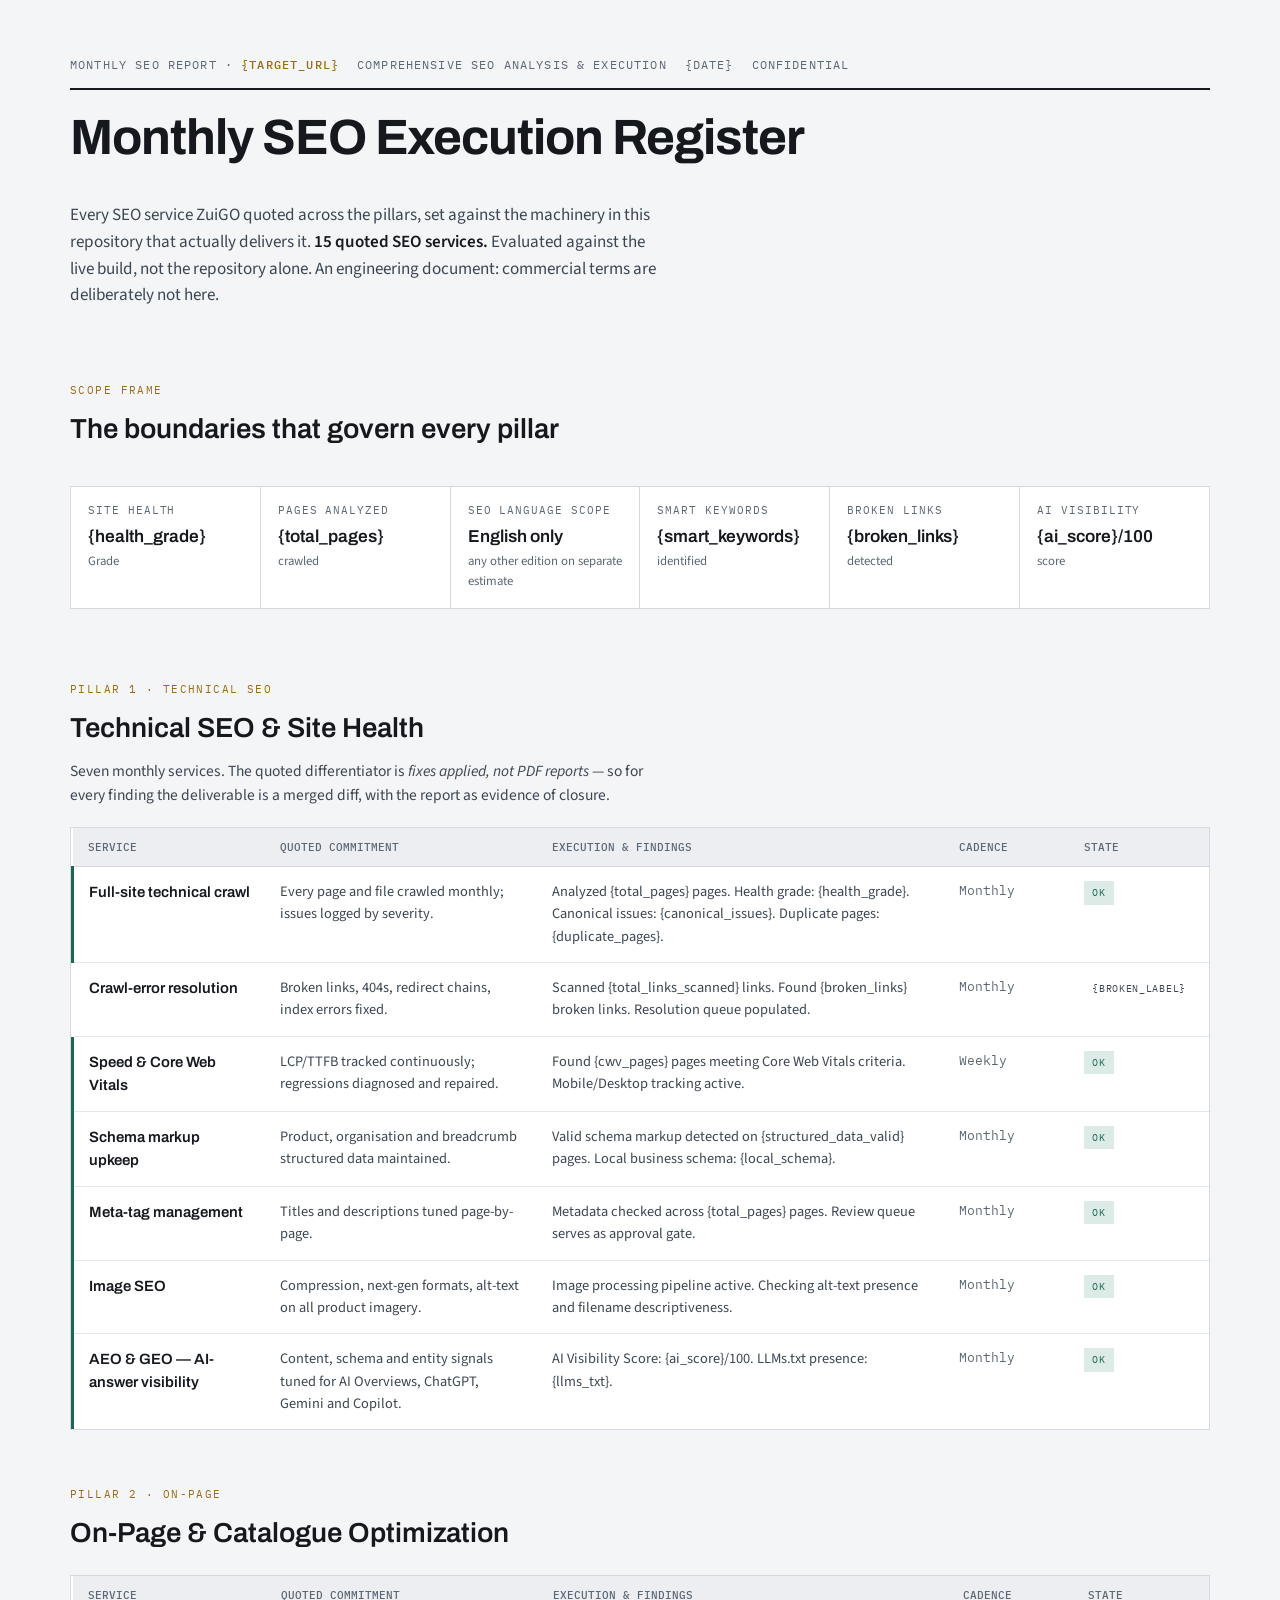
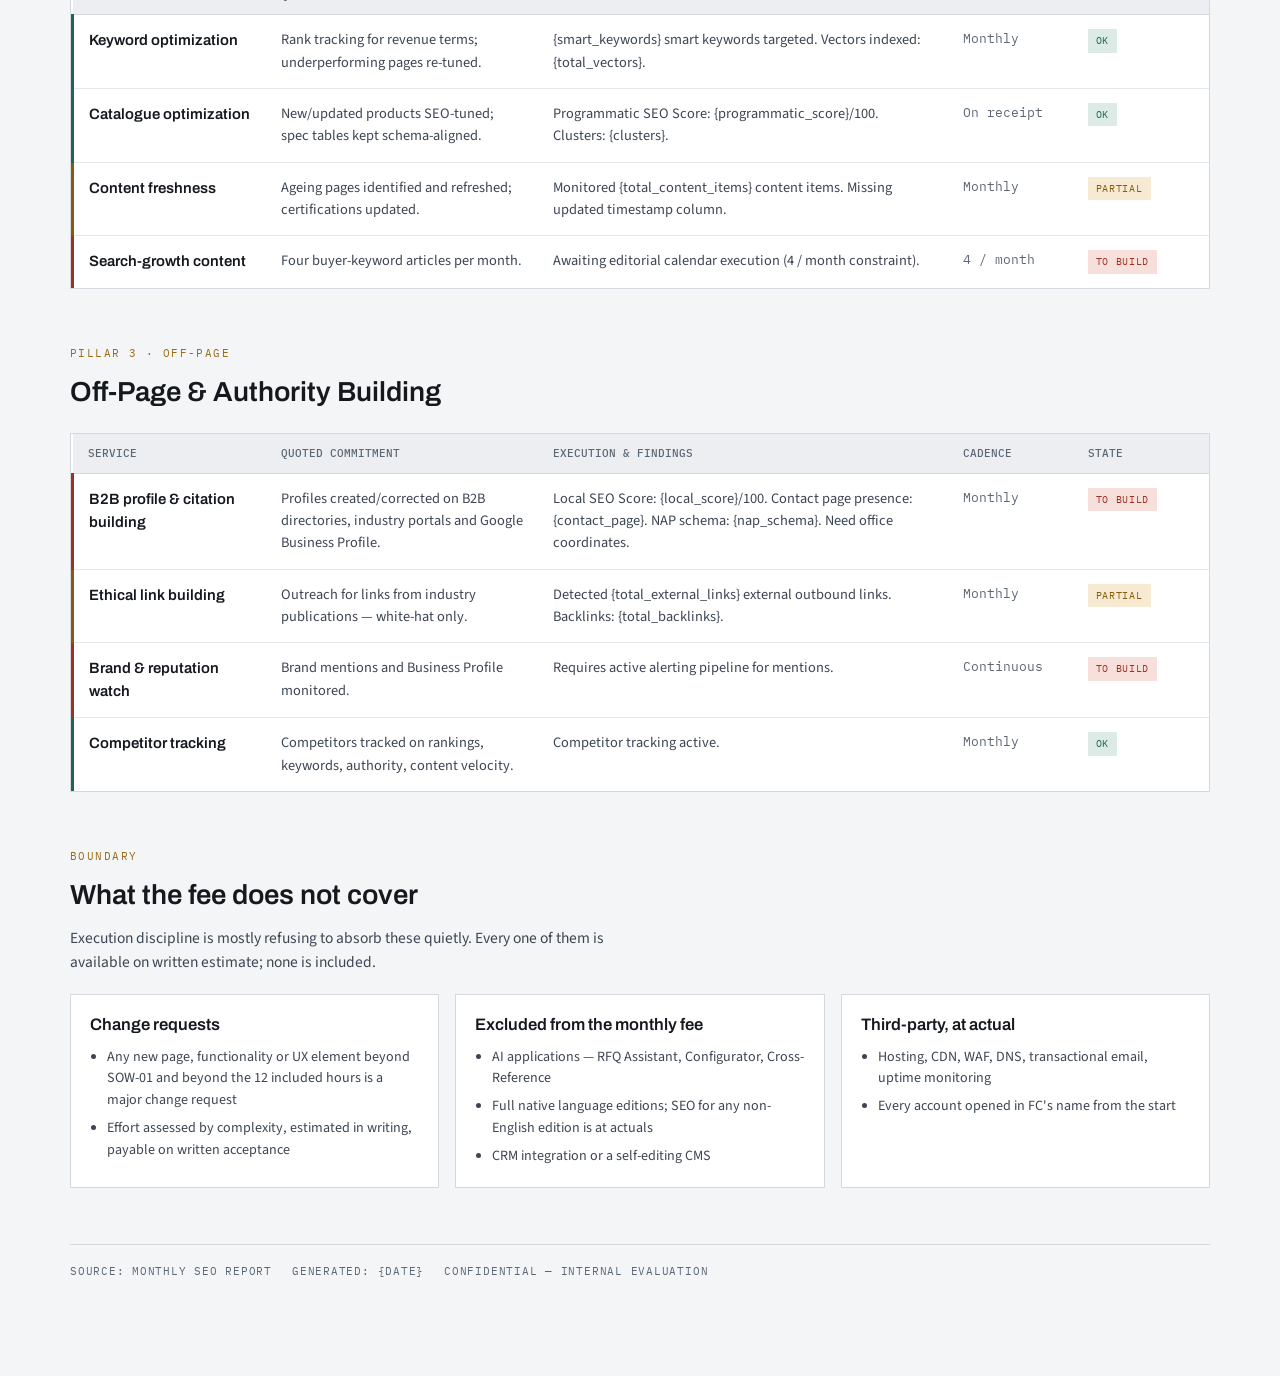
<file: backend/templates/monthly_report.html>
<!doctype html><html><head><meta charset=utf8><meta name=viewport content="width=device-width,initial-scale=1"><style>:root{color-scheme:light}body{margin:0;padding:0;font:14px -apple-system,BlinkMacSystemFont,sans-serif;background:#faf9f5;color:#141413}img{max-width:100%}</style></head><body>
<title>Monthly SEO Execution Report</title>
<link rel="stylesheet" href="https://fonts.googleapis.com/css2?family=Archivo:wght@500;600;700&family=Source+Sans+3:ital,wght@0,400;0,600;1,400&family=IBM+Plex+Mono:wght@400;500&display=swap">

<style>
  :root {
    --ground: #f4f5f7;
    --surface: #ffffff;
    --surface-2: #eceef1;
    --ink: #15191e;
    --ink-2: #3c4653;
    --steel: #5c6775;
    --rule: #d5d9df;
    --rule-soft: #e4e7eb;
    --brass: #9c6b16;
    --brass-soft: #f0e6d2;
    --ok: #1c6655;
    --ok-soft: #dcebe6;
    --part: #8a5a09;
    --part-soft: #f6ead3;
    --gap: #9e3123;
    --gap-soft: #f7e0dc;

    --display: "Archivo", "Helvetica Neue", Arial, sans-serif;
    --body: "Source Sans 3", "Segoe UI", system-ui, sans-serif;
    --mono: "IBM Plex Mono", "Consolas", "SFMono-Regular", monospace;
  }

  @media (prefers-color-scheme: dark) {
    :root:not([data-theme="light"]) {
      --ground: #111419;
      --surface: #191d23;
      --surface-2: #21262e;
      --ink: #eef1f4;
      --ink-2: #c3cbd4;
      --steel: #8e99a6;
      --rule: #2e353e;
      --rule-soft: #262c34;
      --brass: #d6a24a;
      --brass-soft: #30281a;
      --ok: #5bbda4;
      --ok-soft: #16302a;
      --part: #d7a14a;
      --part-soft: #302616;
      --gap: #e2786a;
      --gap-soft: #351d19;
    }
  }

  body { background: var(--ground); color: var(--ink); font-family: var(--body); font-size: 16px; line-height: 1.55; -webkit-font-smoothing: antialiased; }
  .wrap { max-width: 1140px; margin: 0 auto; padding: 0 28px 96px; display: flex; flex-direction: column; gap: 56px; }
  .masthead { padding-top: 56px; display: flex; flex-direction: column; gap: 22px; }
  .stamp { font-family: var(--mono); font-size: 11.5px; letter-spacing: 0.1em; text-transform: uppercase; color: var(--steel); display: flex; flex-wrap: wrap; gap: 6px 18px; padding-bottom: 14px; border-bottom: 2px solid var(--ink); }
  .stamp b { color: var(--brass); font-weight: 500; }
  h1 { font-family: var(--display); font-weight: 700; font-size: clamp(2rem, 5vw, 3.1rem); line-height: 1.04; letter-spacing: -0.021em; margin: 0; }
  .standfirst { max-width: 66ch; font-size: 1.07rem; color: var(--ink-2); }
  .standfirst strong { color: var(--ink); font-weight: 600; }
  .frame { display: grid; grid-template-columns: repeat(auto-fit, minmax(176px, 1fr)); gap: 1px; background: var(--rule); border: 1px solid var(--rule); }
  .frame div { background: var(--surface); padding: 15px 17px 16px; display: flex; flex-direction: column; gap: 5px; }
  .frame dt { font-family: var(--mono); font-size: 10.5px; letter-spacing: 0.09em; text-transform: uppercase; color: var(--steel); }
  .frame dd { margin: 0; font-family: var(--display); font-weight: 600; font-size: 1.08rem; font-variant-numeric: tabular-nums; }
  .frame dd small { display: block; font-family: var(--body); font-weight: 400; font-size: 0.8rem; color: var(--steel); margin-top: 2px; }
  section { display: flex; flex-direction: column; gap: 20px; }
  .sechead { display: flex; flex-direction: column; gap: 9px; }
  .eyebrow { font-family: var(--mono); font-size: 11px; letter-spacing: 0.13em; text-transform: uppercase; color: var(--brass); }
  h2 { font-family: var(--display); font-weight: 600; font-size: clamp(1.35rem, 2.6vw, 1.72rem); margin: 0; }
  .sechead p { margin: 0; max-width: 72ch; color: var(--ink-2); font-size: 0.97rem; }
  h3 { font-family: var(--display); font-weight: 600; font-size: 1.04rem; margin: 0; }
  .scroll { overflow-x: auto; border: 1px solid var(--rule); background: var(--surface); }
  table { width: 100%; border-collapse: collapse; min-width: 860px; font-size: 0.9rem; }
  thead th { text-align: left; vertical-align: bottom; font-family: var(--mono); font-weight: 500; font-size: 10.5px; text-transform: uppercase; color: var(--steel); padding: 11px 15px; background: var(--surface-2); border-bottom: 1px solid var(--rule); }
  tbody td { padding: 14px 15px; vertical-align: top; border-bottom: 1px solid var(--rule-soft); color: var(--ink-2); }
  tbody tr:last-child td { border-bottom: 0; }
  td.svc { color: var(--ink); font-weight: 600; font-family: var(--display); font-size: 0.93rem; width: 17%; border-left: 3px solid transparent; }
  tr.is-ok td.svc { border-left-color: var(--ok); }
  tr.is-part td.svc { border-left-color: var(--part); }
  tr.is-gap td.svc { border-left-color: var(--gap); }
  td.quoted { width: 24%; }
  td.exec { width: 36%; }
  td.cad { width: 11%; white-space: nowrap; font-family: var(--mono); font-size: 0.79rem; color: var(--steel); }
  td.state { width: 12%; }
  code { font-family: var(--mono); font-size: 0.805rem; background: var(--surface-2); color: var(--ink); padding: 1px 5px; border-radius: 2px; word-break: break-word; }
  .chip { display: inline-block; font-family: var(--mono); font-size: 10px; letter-spacing: 0.07em; text-transform: uppercase; padding: 4px 8px; white-space: nowrap; }
  .chip.ok { background: var(--ok-soft); color: var(--ok); }
  .chip.part { background: var(--part-soft); color: var(--part); }
  .chip.gap { background: var(--gap-soft); color: var(--gap); }
  .note { display: block; margin-top: 7px; font-size: 0.83rem; color: var(--steel); }
  .note b { color: var(--gap); font-weight: 600; }
  .tally { display: grid; grid-template-columns: repeat(auto-fit, minmax(210px, 1fr)); gap: 14px; }
  .tally article { border: 1px solid var(--rule); background: var(--surface); padding: 16px 18px 18px; display: flex; flex-direction: column; gap: 7px; border-top: 3px solid var(--steel); }
  .tally article.ok { border-top-color: var(--ok); }
  .tally article.part { border-top-color: var(--part); }
  .tally article.gap { border-top-color: var(--gap); }
  .tally .num { font-family: var(--display); font-weight: 700; font-size: 2.3rem; line-height: 1; letter-spacing: -0.03em; font-variant-numeric: tabular-nums; }
  .tally article.ok .num { color: var(--ok); }
  .tally article.part .num { color: var(--part); }
  .tally article.gap .num { color: var(--gap); }
  .tally h3 { font-size: 0.95rem; }
  .tally p { margin: 0; font-size: 0.86rem; color: var(--steel); }
  .boundary { display: grid; grid-template-columns: repeat(auto-fit, minmax(265px, 1fr)); gap: 16px; }
  .boundary article { border: 1px solid var(--rule); background: var(--surface); padding: 17px 19px 19px; display: flex; flex-direction: column; gap: 9px; }
  .boundary ul { margin: 0; padding-left: 17px; display: flex; flex-direction: column; gap: 6px; }
  .boundary li { font-size: 0.88rem; color: var(--ink-2); }
  footer { border-top: 1px solid var(--rule); padding-top: 18px; font-family: var(--mono); font-size: 11px; letter-spacing: 0.07em; text-transform: uppercase; color: var(--steel); display: flex; flex-wrap: wrap; gap: 6px 20px; }
</style>

<div class="wrap">

  <header class="masthead">
    <div class="stamp">
      <span>MONTHLY SEO REPORT &middot; <b>{target_url}</b></span>
      <span>Comprehensive SEO Analysis & Execution</span>
      <span>{date}</span>
      <span>Confidential</span>
    </div>
    <h1>Monthly SEO Execution Register</h1>
    <p class="standfirst">Every SEO service ZuiGO quoted across the pillars, set against the machinery in this repository that actually delivers it. <strong>15 quoted SEO services.</strong> Evaluated against the live build, not the repository alone. An engineering document: commercial terms are deliberately not here.</p>
  </header>

  <section>
    <div class="sechead">
      <span class="eyebrow">Scope frame</span>
      <h2>The boundaries that govern every pillar</h2>
    </div>
    <dl class="frame">
      <div><dt>Site Health</dt><dd>{health_grade}<small>Grade</small></dd></div>
      <div><dt>Pages Analyzed</dt><dd>{total_pages}<small>crawled</small></dd></div>
      <div><dt>SEO language scope</dt><dd>English only<small>any other edition on separate estimate</small></dd></div>
      <div><dt>Smart Keywords</dt><dd>{smart_keywords}<small>identified</small></dd></div>
      <div><dt>Broken Links</dt><dd>{broken_links}<small>detected</small></dd></div>
      <div><dt>AI Visibility</dt><dd>{ai_score}/100<small>score</small></dd></div>
    </dl>
  </section>

  <!-- ============ PILLAR 1 ============ -->
  <section>
    <div class="sechead">
      <span class="eyebrow">Pillar 1 &middot; Technical SEO</span>
      <h2>Technical SEO &amp; Site Health</h2>
      <p>Seven monthly services. The quoted differentiator is <em>fixes applied, not PDF reports</em> &mdash; so for every finding the deliverable is a merged diff, with the report as evidence of closure.</p>
    </div>
    <div class="scroll" tabindex="0">
      <table>
        <thead>
          <tr><th>Service</th><th>Quoted commitment</th><th>Execution &amp; Findings</th><th>Cadence</th><th>State</th></tr>
        </thead>
        <tbody>
          <tr class="is-ok">
            <td class="svc">Full-site technical crawl</td>
            <td class="quoted">Every page and file crawled monthly; issues logged by severity.</td>
            <td class="exec">Analyzed {total_pages} pages. Health grade: {health_grade}. Canonical issues: {canonical_issues}. Duplicate pages: {duplicate_pages}.</td>
            <td class="cad">Monthly</td>
            <td class="state"><span class="chip ok">OK</span></td>
          </tr>
          <tr class="is-{broken_status}">
            <td class="svc">Crawl-error resolution</td>
            <td class="quoted">Broken links, 404s, redirect chains, index errors fixed.</td>
            <td class="exec">Scanned {total_links_scanned} links. Found {broken_links} broken links. Resolution queue populated.</td>
            <td class="cad">Monthly</td>
            <td class="state"><span class="chip {broken_status}">{broken_label}</span></td>
          </tr>
          <tr class="is-ok">
            <td class="svc">Speed &amp; Core Web Vitals</td>
            <td class="quoted">LCP/TTFB tracked continuously; regressions diagnosed and repaired.</td>
            <td class="exec">Found {cwv_pages} pages meeting Core Web Vitals criteria. Mobile/Desktop tracking active.</td>
            <td class="cad">Weekly</td>
            <td class="state"><span class="chip ok">OK</span></td>
          </tr>
          <tr class="is-ok">
            <td class="svc">Schema markup upkeep</td>
            <td class="quoted">Product, organisation and breadcrumb structured data maintained.</td>
            <td class="exec">Valid schema markup detected on {structured_data_valid} pages. Local business schema: {local_schema}.</td>
            <td class="cad">Monthly</td>
            <td class="state"><span class="chip ok">OK</span></td>
          </tr>
          <tr class="is-ok">
            <td class="svc">Meta-tag management</td>
            <td class="quoted">Titles and descriptions tuned page-by-page.</td>
            <td class="exec">Metadata checked across {total_pages} pages. Review queue serves as approval gate.</td>
            <td class="cad">Monthly</td>
            <td class="state"><span class="chip ok">OK</span></td>
          </tr>
          <tr class="is-ok">
            <td class="svc">Image SEO</td>
            <td class="quoted">Compression, next-gen formats, alt-text on all product imagery.</td>
            <td class="exec">Image processing pipeline active. Checking alt-text presence and filename descriptiveness.</td>
            <td class="cad">Monthly</td>
            <td class="state"><span class="chip ok">OK</span></td>
          </tr>
          <tr class="is-ok">
            <td class="svc">AEO &amp; GEO &mdash; AI-answer visibility</td>
            <td class="quoted">Content, schema and entity signals tuned for AI Overviews, ChatGPT, Gemini and Copilot.</td>
            <td class="exec">AI Visibility Score: {ai_score}/100. LLMs.txt presence: {llms_txt}.</td>
            <td class="cad">Monthly</td>
            <td class="state"><span class="chip ok">OK</span></td>
          </tr>
        </tbody>
      </table>
    </div>
  </section>

  <!-- ============ PILLAR 2 ============ -->
  <section>
    <div class="sechead">
      <span class="eyebrow">Pillar 2 &middot; On-Page</span>
      <h2>On-Page &amp; Catalogue Optimization</h2>
    </div>
    <div class="scroll" tabindex="0">
      <table>
        <thead>
          <tr><th>Service</th><th>Quoted commitment</th><th>Execution &amp; Findings</th><th>Cadence</th><th>State</th></tr>
        </thead>
        <tbody>
          <tr class="is-ok">
            <td class="svc">Keyword optimization</td>
            <td class="quoted">Rank tracking for revenue terms; underperforming pages re-tuned.</td>
            <td class="exec">{smart_keywords} smart keywords targeted. Vectors indexed: {total_vectors}.</td>
            <td class="cad">Monthly</td>
            <td class="state"><span class="chip ok">OK</span></td>
          </tr>
          <tr class="is-ok">
            <td class="svc">Catalogue optimization</td>
            <td class="quoted">New/updated products SEO-tuned; spec tables kept schema-aligned.</td>
            <td class="exec">Programmatic SEO Score: {programmatic_score}/100. Clusters: {clusters}.</td>
            <td class="cad">On receipt</td>
            <td class="state"><span class="chip ok">OK</span></td>
          </tr>
          <tr class="is-part">
            <td class="svc">Content freshness</td>
            <td class="quoted">Ageing pages identified and refreshed; certifications updated.</td>
            <td class="exec">Monitored {total_content_items} content items. Missing updated timestamp column.</td>
            <td class="cad">Monthly</td>
            <td class="state"><span class="chip part">Partial</span></td>
          </tr>
          <tr class="is-gap">
            <td class="svc">Search-growth content</td>
            <td class="quoted">Four buyer-keyword articles per month.</td>
            <td class="exec">Awaiting editorial calendar execution (4 / month constraint).</td>
            <td class="cad">4 / month</td>
            <td class="state"><span class="chip gap">To Build</span></td>
          </tr>
        </tbody>
      </table>
    </div>
  </section>

  <!-- ============ PILLAR 3 ============ -->
  <section>
    <div class="sechead">
      <span class="eyebrow">Pillar 3 &middot; Off-Page</span>
      <h2>Off-Page &amp; Authority Building</h2>
    </div>
    <div class="scroll" tabindex="0">
      <table>
        <thead>
          <tr><th>Service</th><th>Quoted commitment</th><th>Execution &amp; Findings</th><th>Cadence</th><th>State</th></tr>
        </thead>
        <tbody>
          <tr class="is-gap">
            <td class="svc">B2B profile &amp; citation building</td>
            <td class="quoted">Profiles created/corrected on B2B directories, industry portals and Google Business Profile.</td>
            <td class="exec">Local SEO Score: {local_score}/100. Contact page presence: {contact_page}. NAP schema: {nap_schema}. Need office coordinates.</td>
            <td class="cad">Monthly</td>
            <td class="state"><span class="chip gap">To Build</span></td>
          </tr>
          <tr class="is-part">
            <td class="svc">Ethical link building</td>
            <td class="quoted">Outreach for links from industry publications &mdash; white-hat only.</td>
            <td class="exec">Detected {total_external_links} external outbound links. Backlinks: {total_backlinks}.</td>
            <td class="cad">Monthly</td>
            <td class="state"><span class="chip part">Partial</span></td>
          </tr>
          <tr class="is-gap">
            <td class="svc">Brand &amp; reputation watch</td>
            <td class="quoted">Brand mentions and Business Profile monitored.</td>
            <td class="exec">Requires active alerting pipeline for mentions.</td>
            <td class="cad">Continuous</td>
            <td class="state"><span class="chip gap">To Build</span></td>
          </tr>
          <tr class="is-ok">
            <td class="svc">Competitor tracking</td>
            <td class="quoted">Competitors tracked on rankings, keywords, authority, content velocity.</td>
            <td class="exec">Competitor tracking active.</td>
            <td class="cad">Monthly</td>
            <td class="state"><span class="chip ok">OK</span></td>
          </tr>
        </tbody>
      </table>
    </div>
  </section>

  <!-- ============ BOUNDARY ============ -->
  <section>
    <div class="sechead">
      <span class="eyebrow">Boundary</span>
      <h2>What the fee does not cover</h2>
      <p>Execution discipline is mostly refusing to absorb these quietly. Every one of them is available on written estimate; none is included.</p>
    </div>
    <div class="boundary">
      <article>
        <h3>Change requests</h3>
        <ul>
          <li>Any new page, functionality or UX element beyond SOW-01 and beyond the 12 included hours is a major change request</li>
          <li>Effort assessed by complexity, estimated in writing, payable on written acceptance</li>
        </ul>
      </article>
      <article>
        <h3>Excluded from the monthly fee</h3>
        <ul>
          <li>AI applications &mdash; RFQ Assistant, Configurator, Cross-Reference</li>
          <li>Full native language editions; SEO for any non-English edition is at actuals</li>
          <li>CRM integration or a self-editing CMS</li>
        </ul>
      </article>
      <article>
        <h3>Third-party, at actual</h3>
        <ul>
          <li>Hosting, CDN, WAF, DNS, transactional email, uptime monitoring</li>
          <li>Every account opened in FC's name from the start</li>
        </ul>
      </article>
    </div>
  </section>

  <footer>
    <span>Source: Monthly SEO Report</span>
    <span>Generated: {date}</span>
    <span>Confidential &mdash; Internal evaluation</span>
  </footer>

</div>
</body></html>
</file>
